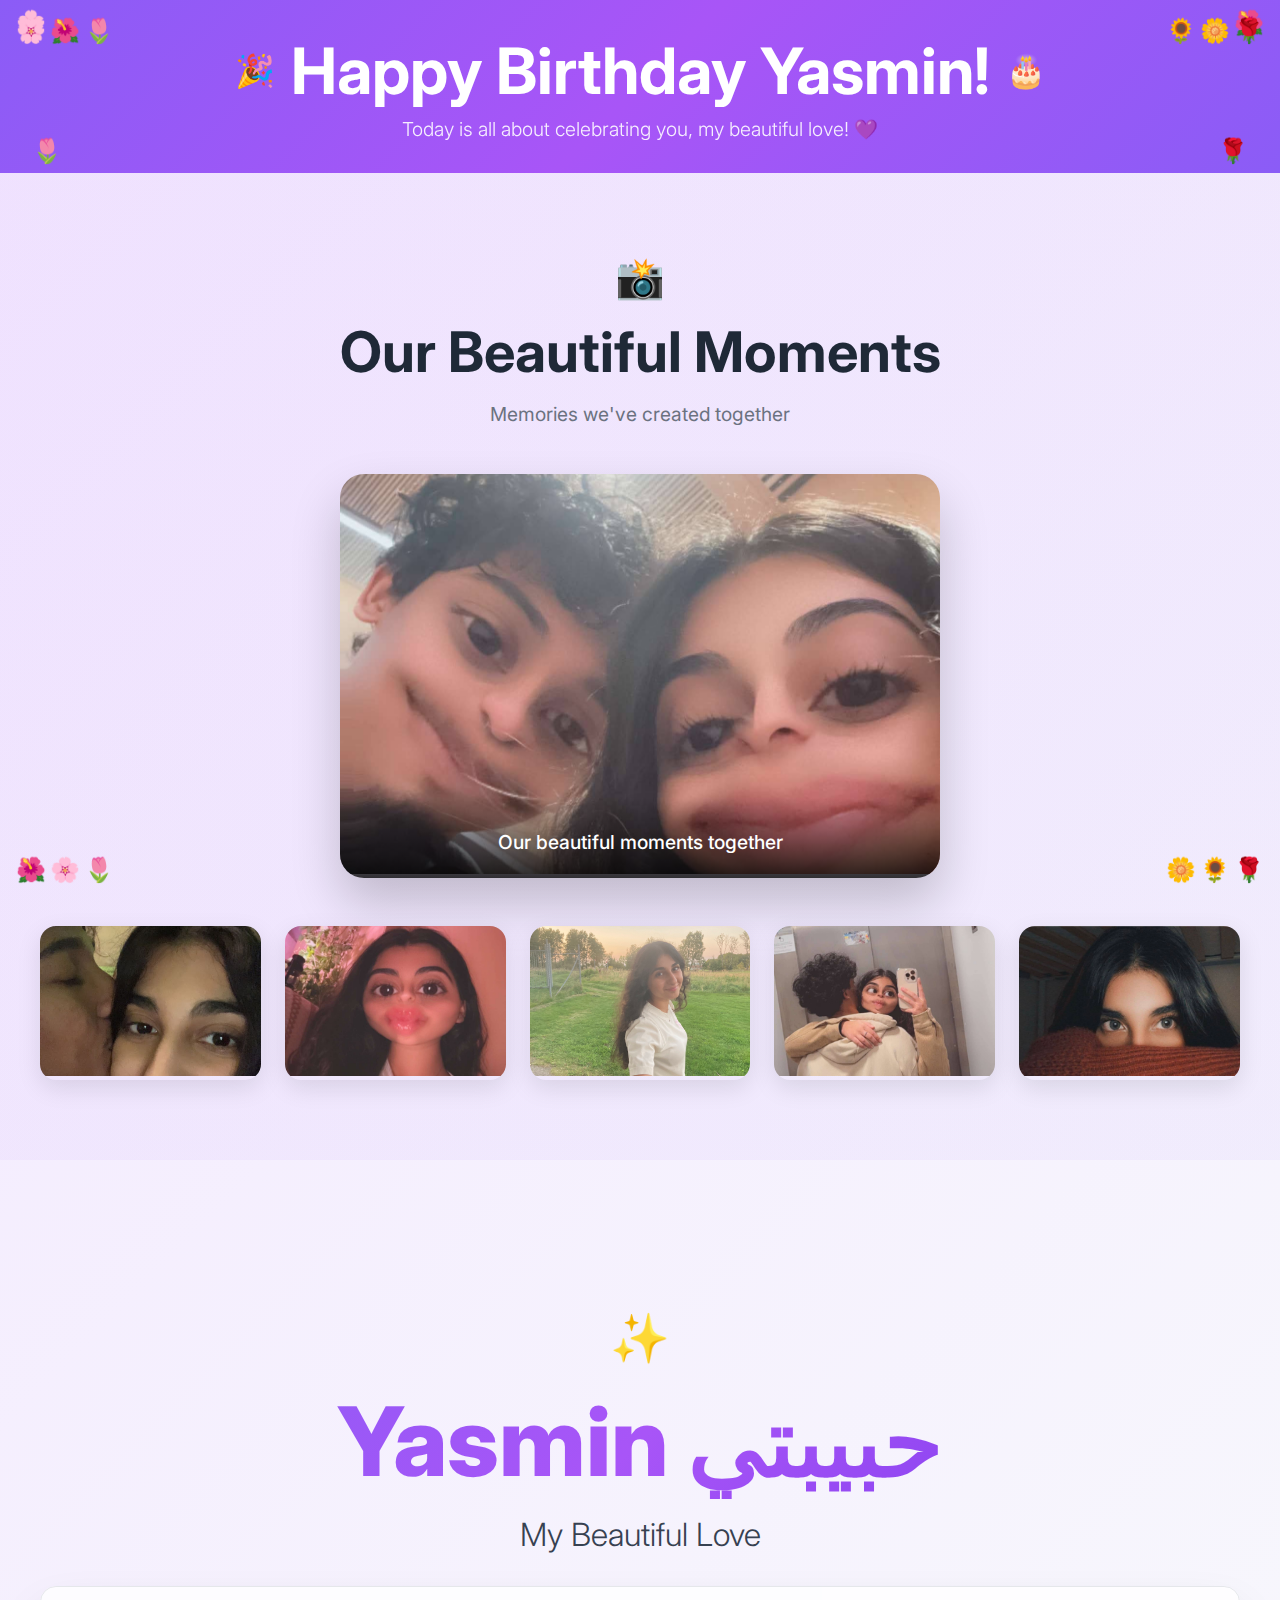
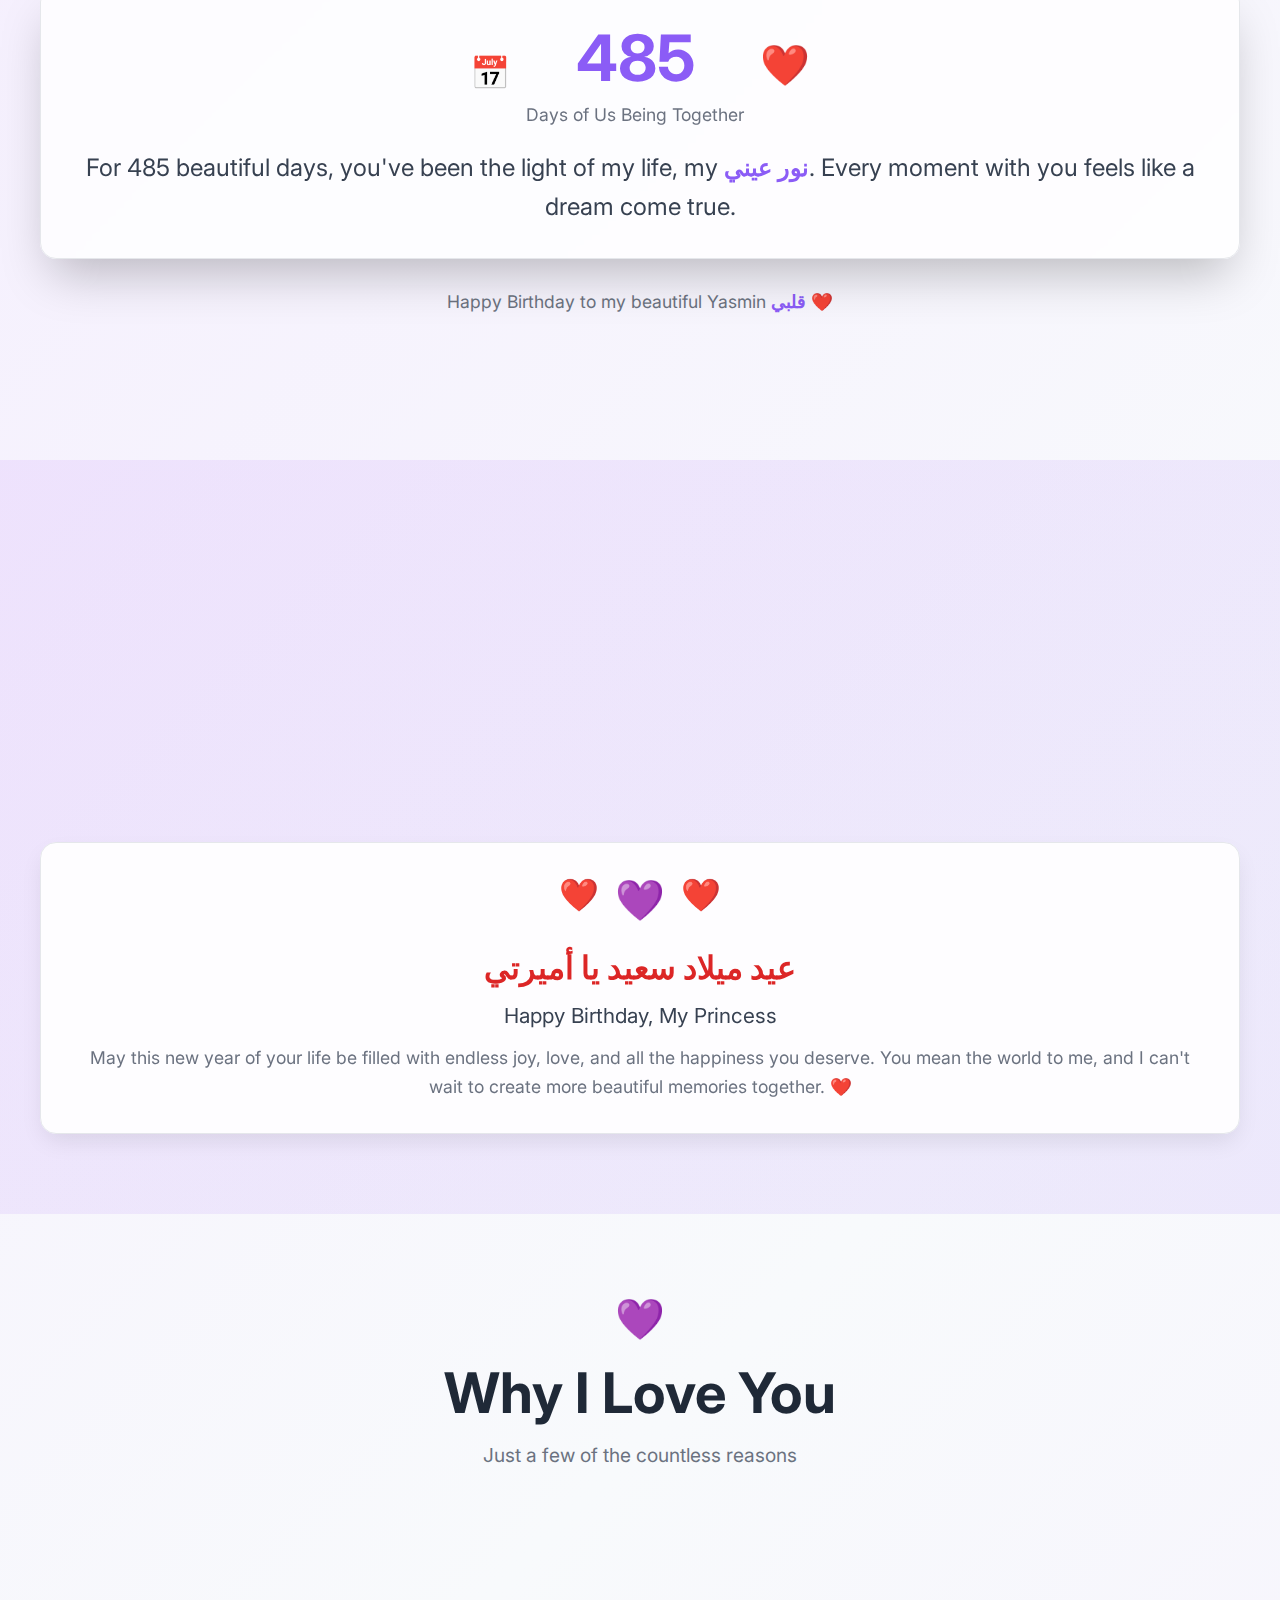
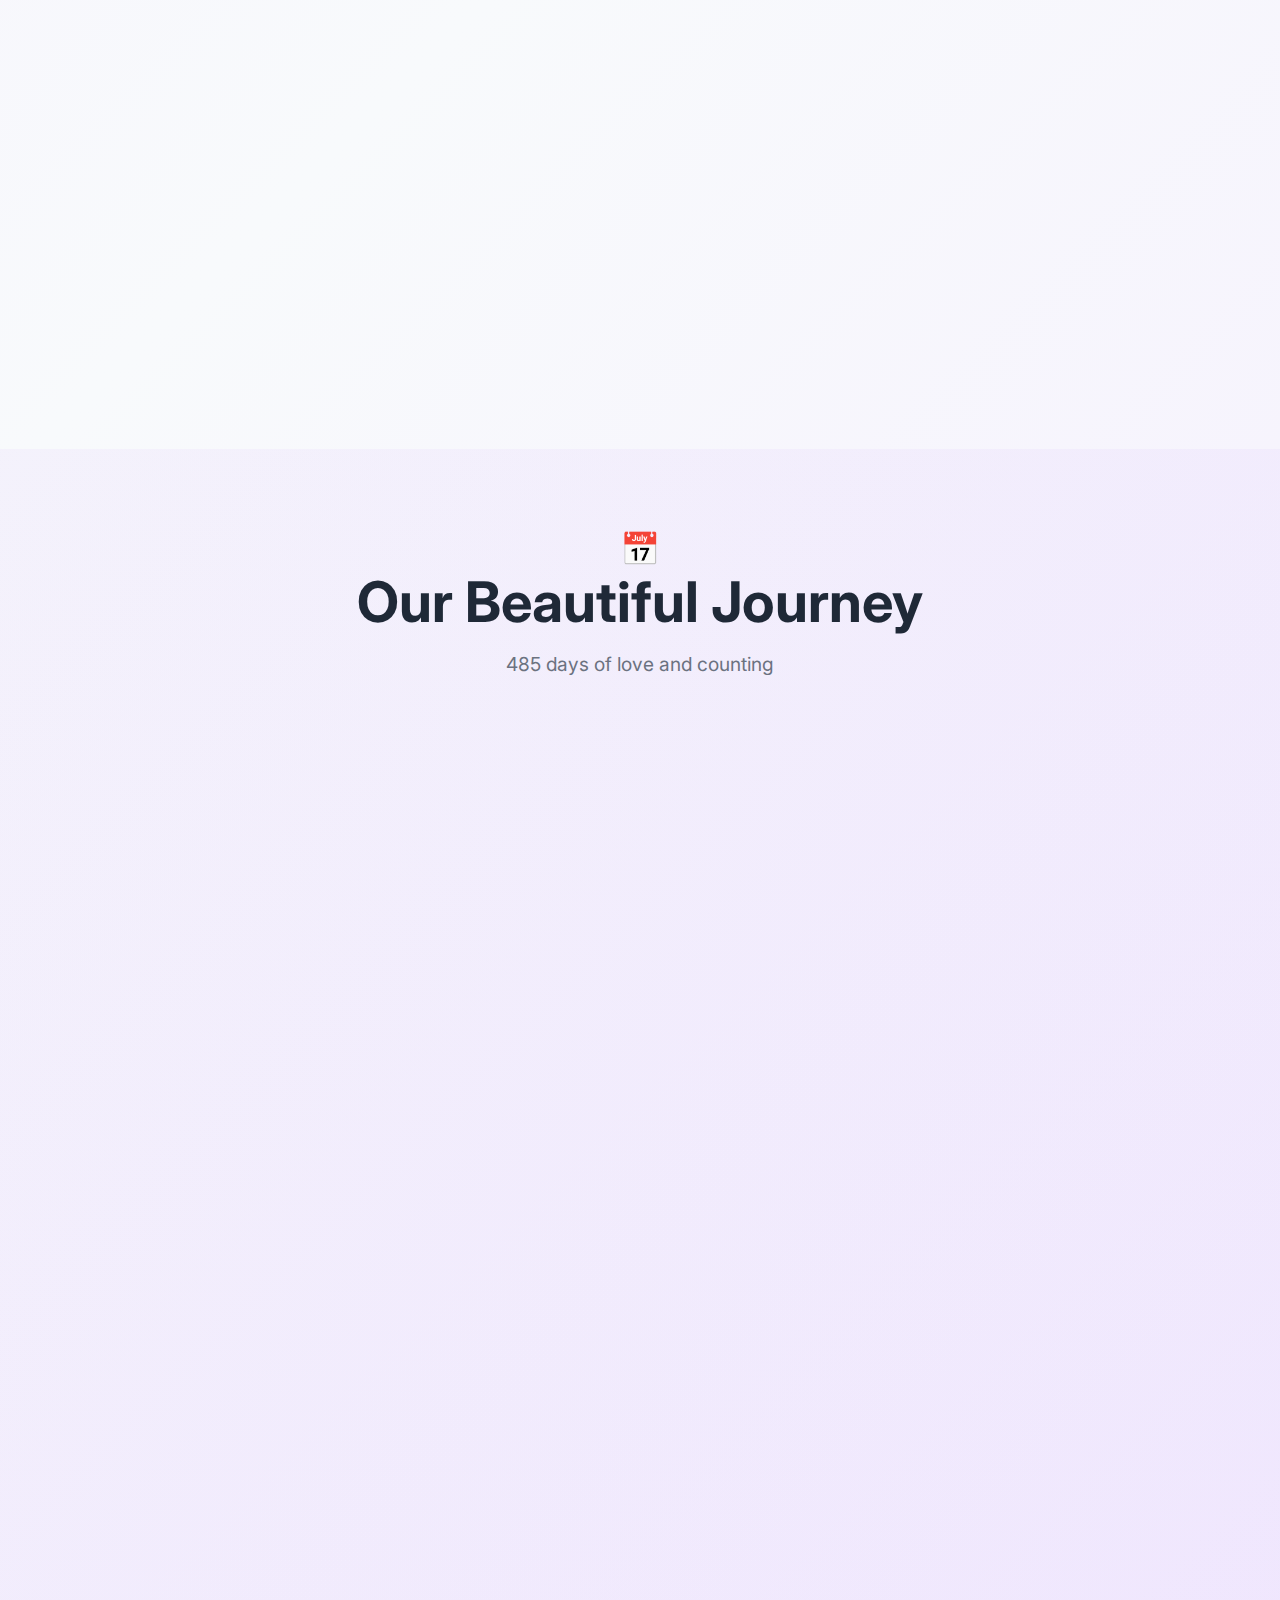
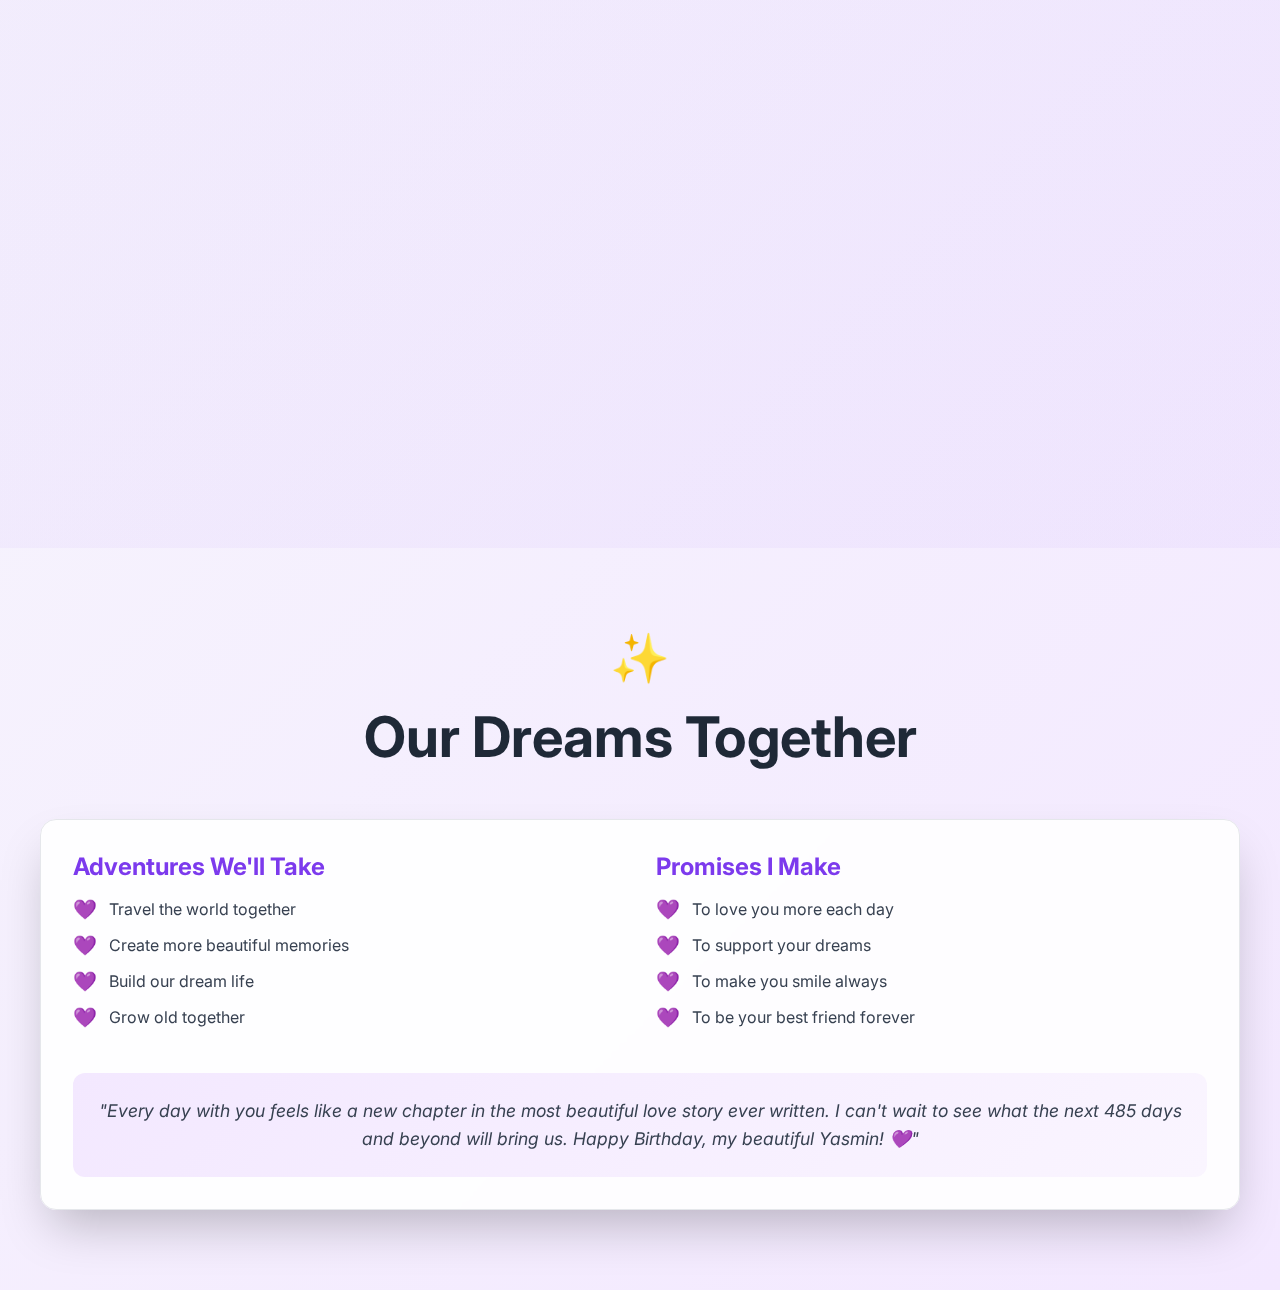
<file: index.html>
<!DOCTYPE html>
<html lang="en">
<head>
    <meta charset="UTF-8">
    <meta name="viewport" content="width=device-width, initial-scale=1.0">
    <title>Happy Birthday Yasmin! 💜</title>
    <link rel="stylesheet" href="styles.css">
    <link href="https://fonts.googleapis.com/css2?family=Inter:wght@300;400;500;600;700;800;900&display=swap" rel="stylesheet">
</head>
<body>
    <!-- Birthday Banner -->
    <section class="birthday-banner">
        <div class="banner-content">
            <div class="banner-title">
                <span class="emoji bounce">🎉</span>
                <h1 class="main-title pulse">Happy Birthday Yasmin!</h1>
                <span class="emoji bounce">🎂</span>
            </div>
            <p class="banner-subtitle">Today is all about celebrating you, my beautiful love! 💜</p>
        </div>
        <!-- Banner flowers -->
        <div class="banner-flower top-left pulse">🌸</div>
        <div class="banner-flower top-right bounce">🌺</div>
        <div class="banner-flower bottom-left pulse">🌷</div>
        <div class="banner-flower bottom-right bounce">🌹</div>
    </section>

    <!-- Photo Showcase Section -->
    <section class="photo-showcase">
        <div class="showcase-content">
            <div class="section-header">
                <div class="camera-icon">📸</div>
                <h2 class="section-title">Our Beautiful Moments</h2>
                <p class="section-subtitle">Memories we've created together</p>
            </div>
            
            <!-- Main photo display -->
            <div class="main-photo-container">
                <div class="featured-photo">
                    <img src="images/couple-selfie-1.jpg" alt="Our beautiful moments together" id="main-photo">
                    <div class="photo-overlay">
                        <p id="main-photo-caption">Our beautiful moments together</p>
                    </div>
                </div>
            </div>
            
            <!-- Photo grid -->
            <div class="photo-grid">
                <div class="photo-item">
                    <img src="images/couple-selfie-2.jpg" alt="Our beautiful moments">
                    <span class="photo-label">First selfie</span>
                </div>
                <div class="photo-item">
                    <img src="images/cute-pouty.jpg" alt="Your adorable smile">
                    <span class="photo-label">Your smile</span>
                </div>
                <div class="photo-item">
                    <img src="images/outdoor-portrait.jpg" alt="You looking stunning">
                    <span class="photo-label">Stunning you</span>
                </div>
                <div class="photo-item">
                    <img src="images/IMG_5272.JPG" alt="Precious memory">
                    <span class="photo-label">Sweet memory</span>
                </div>
                <div class="photo-item">
                    <img src="images/CF5CEF16-87B3-4C57-9C95-A2BC0F5FBA66_Original.JPG" alt="Beautiful essence">
                    <span class="photo-label">Beautiful you</span>
                </div>
            </div>
        </div>
    </section>

  

    <!-- Hero Section -->
    <section class="hero">
        <div class="hero-content">
            <div class="hero-header">
                <div class="sparkles pulse">✨</div>
                <h1 class="hero-title">Yasmin حبيبتي</h1>
                <p class="hero-subtitle">My Beautiful Love</p>
            </div>
            <div class="hero-card">
                <div class="days-counter">
                    <div class="calendar-icon">📅</div>
                    <div class="counter-content">
                        <div class="days-number">485</div>
                        <div class="days-text">Days of Us Being Together</div>
                    </div>
                    <div class="heart-icon">❤️</div>
                </div>
                <p class="hero-message">
                    For 485 beautiful days, you've been the light of my life, my                     
                    <span class="arabic-text">نور عيني</span>. Every moment with
                    you feels like a dream come true.
                </p>
            </div>
            <div class="hero-footer">
                Happy Birthday to my beautiful Yasmin <span class="arabic-text">قلبي</span> ❤️
            </div>
        </div>
    </section>

    <!-- Love Messages Section -->
    <section class="love-messages">
        <div class="messages-content">
            <div class="message-cards">
                <div class="message-card">
                    <div class="card-icon">❤️</div>
                    <h3 class="card-title">يا روحي</h3>
                    <p class="card-text">
                        You are my soul, my everything. Every day with you is a blessing that I cherish deeply.
                        Your smile lights up my world in ways I never thought possible.
                    </p>
                </div>
                <div class="message-card">
                    <div class="card-icon">✨</div>
                    <h3 class="card-title">حبيبة قلبي</h3>
                    <p class="card-text">
                        My heart's beloved, you make every ordinary moment feel magical. I'm so grateful for these 485 days
                        and excited for all the adventures ahead.
                    </p>
                </div>
            </div>
            <div class="birthday-card">
                <div class="birthday-hearts">
                    <span class="heart">❤️</span>
                    <span class="heart large">💜</span>
                    <span class="heart">❤️</span>
                </div>
                <h3 class="birthday-title">عيد ميلاد سعيد يا أميرتي</h3>
                <p class="birthday-subtitle">Happy Birthday, My Princess</p>
                <p class="birthday-text">
                    May this new year of your life be filled with endless joy, love, and all the happiness you deserve.
                    You mean the world to me, and I can't wait to create more beautiful memories together. ❤️
                </p>
            </div>
        </div>
    </section>

    <!-- Reasons I Love You Section -->
    <section class="reasons">
        <div class="reasons-content">
            <div class="section-header">
                <div class="heart-icon">💜</div>
                <h2 class="section-title">Why I Love You</h2>
                <p class="section-subtitle">Just a few of the countless reasons</p>
            </div>
            <div class="reasons-grid">
                <div class="reason-card">
                    <div class="reason-icon">💜</div>
                    <h3 class="reason-title">Your Beautiful Smile</h3>
                    <p class="reason-text">It lights up every room and makes my heart skip a beat every single time</p>
                </div>
                <div class="reason-card">
                    <div class="reason-icon">💜</div>
                    <h3 class="reason-title">Your Kind Heart</h3>
                    <p class="reason-text">The way you care for others and show compassion inspires me every day</p>
                </div>
                <div class="reason-card">
                    <div class="reason-icon">💜</div>
                    <h3 class="reason-title">Your Amazing Voice</h3>
                    <p class="reason-text">The first thing I fell in love with - it's like music to my ears</p>
                </div>
                <div class="reason-card">
                    <div class="reason-icon">💜</div>
                    <h3 class="reason-title">You Deal With My Moods</h3>
                    <p class="reason-text">You always handle me being moody with such patience and understanding</p>
                </div>
                <div class="reason-card">
                    <div class="reason-icon">💜</div>
                    <h3 class="reason-title">Your Strength</h3>
                    <p class="reason-text">You handle everything with such grace and determination</p>
                </div>
                <div class="reason-card">
                    <div class="reason-icon">💜</div>
                    <h3 class="reason-title">Your Love</h3>
                    <p class="reason-text">The way you love me makes me feel like the luckiest person alive</p>
                </div>
            </div>
        </div>
    </section>

    <!-- Timeline Section -->
    <section class="timeline">
        <div class="timeline-content">
            <div class="section-header">
                <div class="calendar-icon">📅</div>
                <h2 class="section-title">Our Beautiful Journey</h2>
                <p class="section-subtitle">485 days of love and counting</p>
            </div>
            <div class="timeline-items">
                <div class="timeline-item">
                    <div class="timeline-number">1</div>
                    <div class="timeline-content-item">
                        <div class="timeline-milestone">The Lecture</div>
                        <h3 class="timeline-title">Love at First Sound</h3>
                        <p class="timeline-desc">I heard your voice in a lecture and instantly fell in love</p>
                    </div>
                </div>
                <div class="timeline-item">
                    <div class="timeline-number">2</div>
                    <div class="timeline-content-item">
                        <div class="timeline-milestone">The Dinner</div>
                        <h3 class="timeline-title">Making It Happen</h3>
                        <p class="timeline-desc">I asked your friends to bring you for dinner - my master plan!</p>
                    </div>
                </div>
                <div class="timeline-item">
                    <div class="timeline-number">3</div>
                    <div class="timeline-content-item">
                        <div class="timeline-milestone">First Talk</div>
                        <h3 class="timeline-title">Getting to Know You</h3>
                        <p class="timeline-desc">We finally talked and I knew you were special</p>
                    </div>
                </div>
                <div class="timeline-item">
                    <div class="timeline-number">4</div>
                    <div class="timeline-content-item">
                        <div class="timeline-milestone">The Walk</div>
                        <h3 class="timeline-title">Taking a Chance</h3>
                        <p class="timeline-desc">I asked you for a walk, hoping you'd say yes</p>
                    </div>
                </div>
                <div class="timeline-item">
                    <div class="timeline-number">5</div>
                    <div class="timeline-content-item">
                        <div class="timeline-milestone">First Flowers</div>
                        <h3 class="timeline-title">A Romantic Gesture</h3>
                        <p class="timeline-desc">Got you flowers for the first time, seeing your smile was everything</p>
                    </div>
                </div>
                <div class="timeline-item">
                    <div class="timeline-number">6</div>
                    <div class="timeline-content-item">
                        <div class="timeline-milestone">Growing Closer</div>
                        <h3 class="timeline-title">The Rest Follows</h3>
                        <p class="timeline-desc">We got closer to each other and the magic began</p>
                    </div>
                </div>
                <div class="timeline-item">
                    <div class="timeline-number">7</div>
                    <div class="timeline-content-item">
                        <div class="timeline-milestone">485 Days Later</div>
                        <h3 class="timeline-title">Here We Are</h3>
                        <p class="timeline-desc">485 beautiful days of love, laughter, and endless memories</p>
                    </div>
                </div>
                <div class="timeline-item">
                    <div class="timeline-number">8</div>
                    <div class="timeline-content-item">
                        <div class="timeline-milestone">Forever</div>
                        <h3 class="timeline-title">Our Future</h3>
                        <p class="timeline-desc">All the beautiful moments yet to come, my dear Yasmin</p>
                    </div>
                </div>
            </div>
        </div>
    </section>

    <!-- Dreams Section -->
    <section class="dreams">
        <div class="dreams-content">
            <div class="section-header">
                <div class="sparkles">✨</div>
                <h2 class="section-title">Our Dreams Together</h2>
            </div>
            <div class="dreams-card">
                <div class="dreams-grid">
                    <div class="dreams-column">
                        <h3 class="dreams-title">Adventures We'll Take</h3>
                        <ul class="dreams-list">
                            <li><span class="list-heart">💜</span> Travel the world together</li>
                            <li><span class="list-heart">💜</span> Create more beautiful memories</li>
                            <li><span class="list-heart">💜</span> Build our dream life</li>
                            <li><span class="list-heart">💜</span> Grow old together</li>
                        </ul>
                    </div>
                    <div class="dreams-column">
                        <h3 class="dreams-title">Promises I Make</h3>
                        <ul class="dreams-list">
                            <li><span class="list-heart">💜</span> To love you more each day</li>
                            <li><span class="list-heart">💜</span> To support your dreams</li>
                            <li><span class="list-heart">💜</span> To make you smile always</li>
                            <li><span class="list-heart">💜</span> To be your best friend forever</li>
                        </ul>
                    </div>
                </div>
                <div class="final-message">
                    <p>
                        "Every day with you feels like a new chapter in the most beautiful love story ever written.
                        I can't wait to see what the next 485 days and beyond will bring us.
                        Happy Birthday, my beautiful Yasmin! 💜"
                    </p>
                </div>
            </div>
        </div>
    </section>

    <!-- Corner Flowers -->
    <div class="corner-flowers">
        <div class="corner-flower top-left">
            <span class="pulse">🌸</span>
            <span class="bounce">🌺</span>
            <span class="pulse">🌷</span>
        </div>
        <div class="corner-flower top-right">
            <span class="pulse">🌻</span>
            <span class="bounce">🌼</span>
            <span class="pulse">🌹</span>
        </div>
        <div class="corner-flower bottom-left">
            <span class="bounce">🌺</span>
            <span class="pulse">🌸</span>
            <span class="bounce">🌷</span>
        </div>
        <div class="corner-flower bottom-right">
            <span class="pulse">🌼</span>
            <span class="bounce">🌻</span>
            <span class="pulse">🌹</span>
        </div>
    </div>

    <script src="script.js"></script>
</body>
</html>
</file>
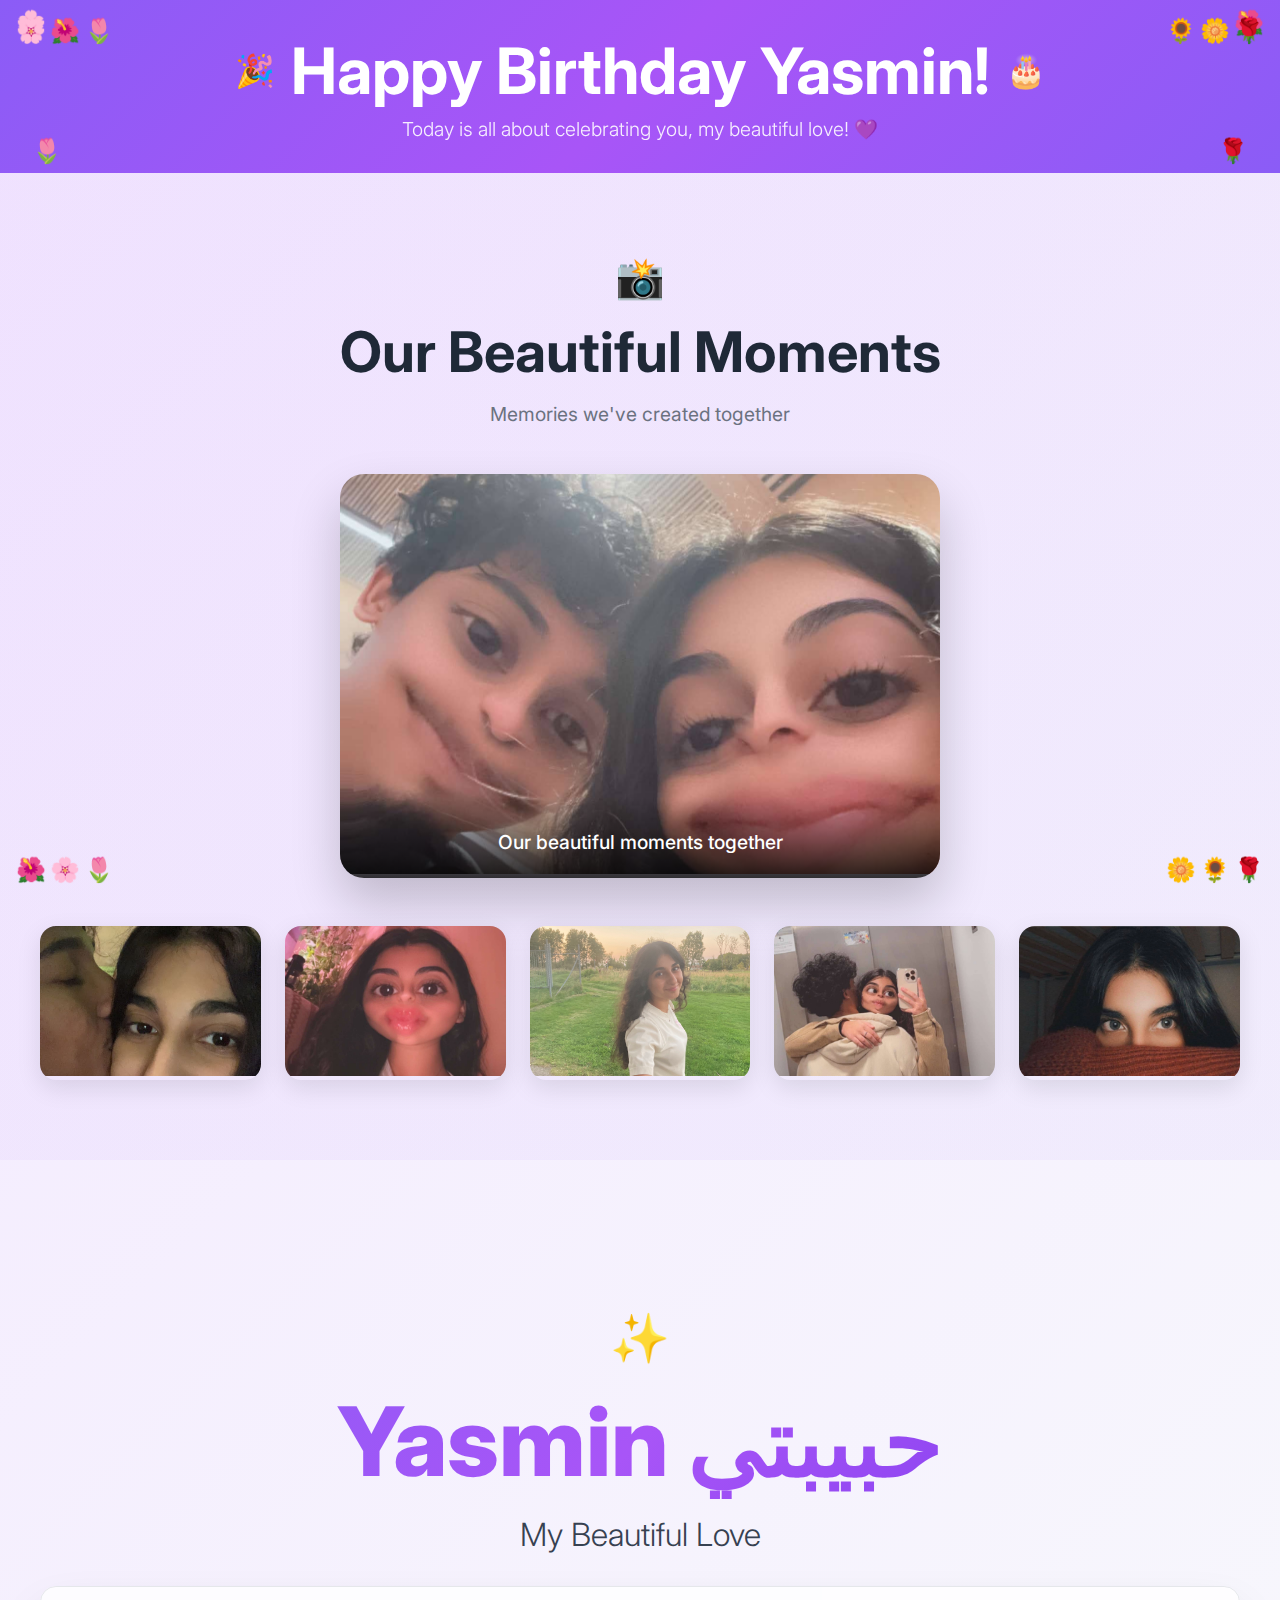
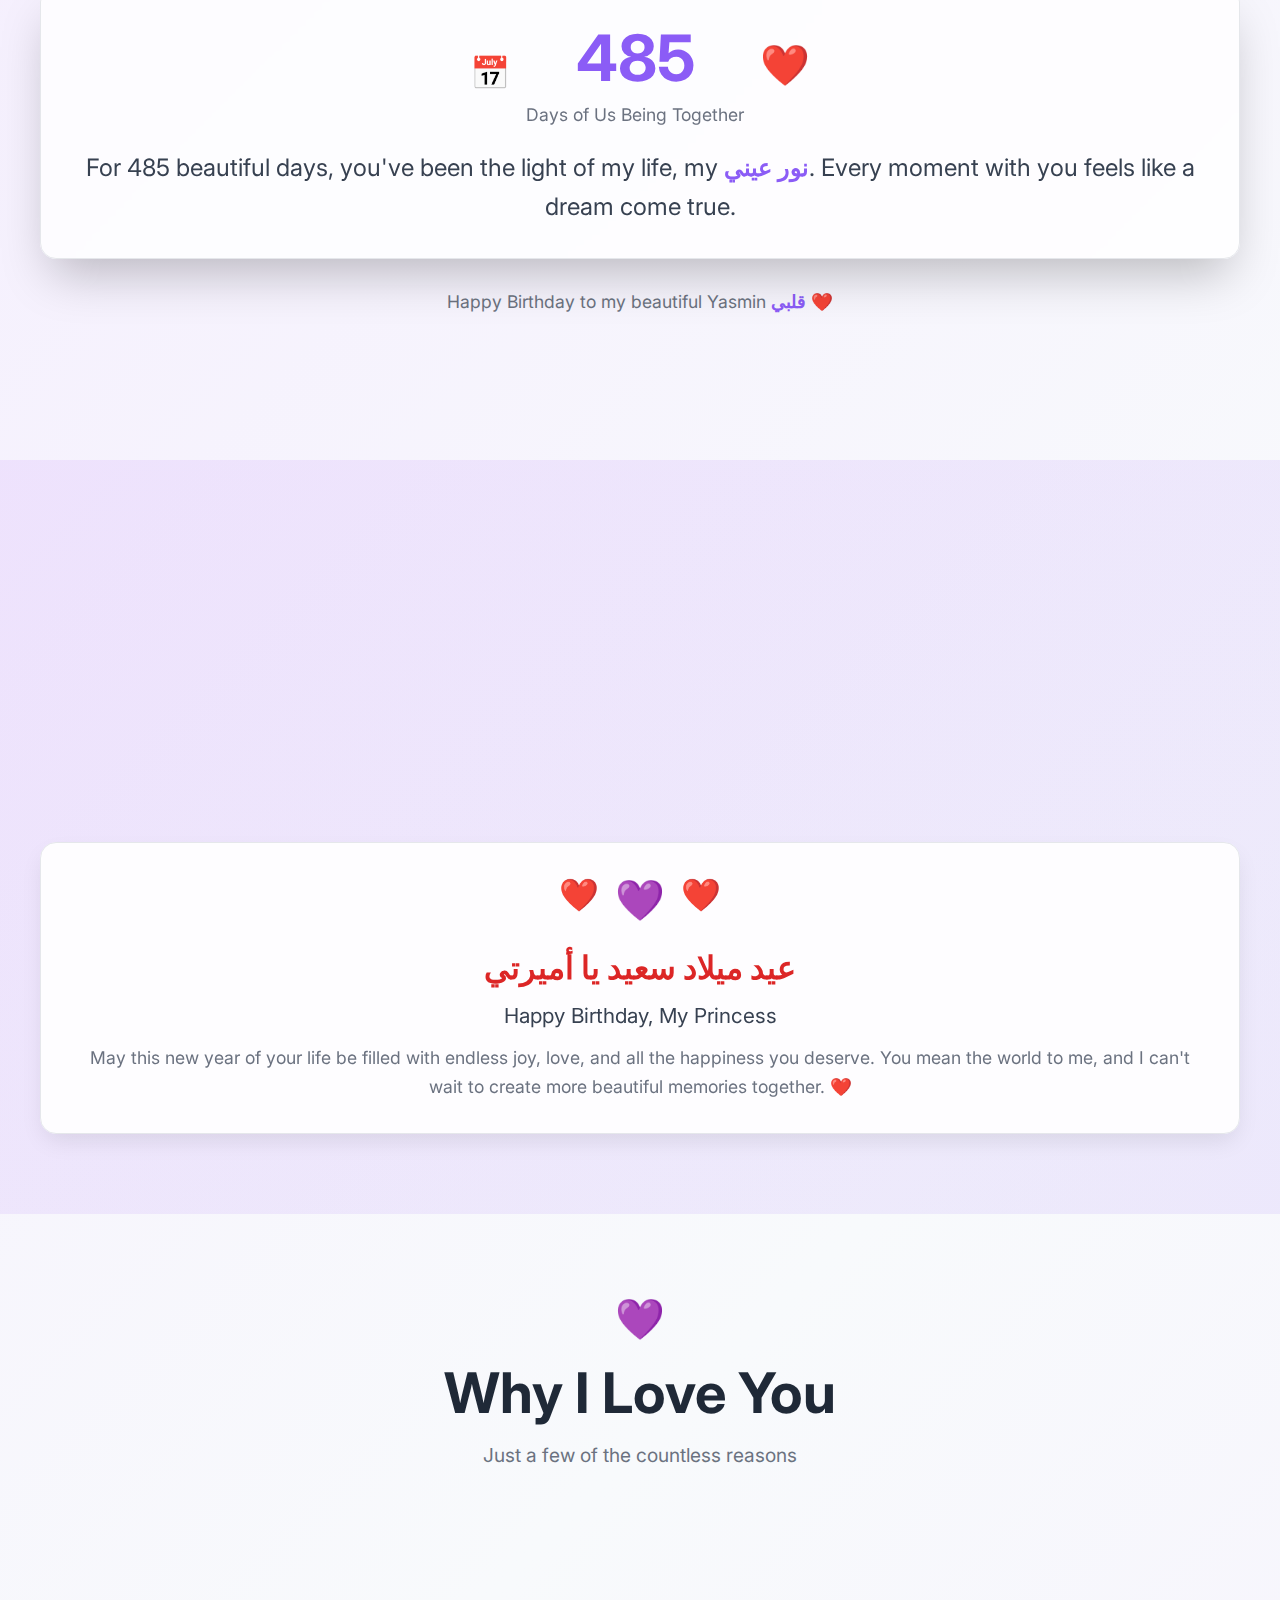
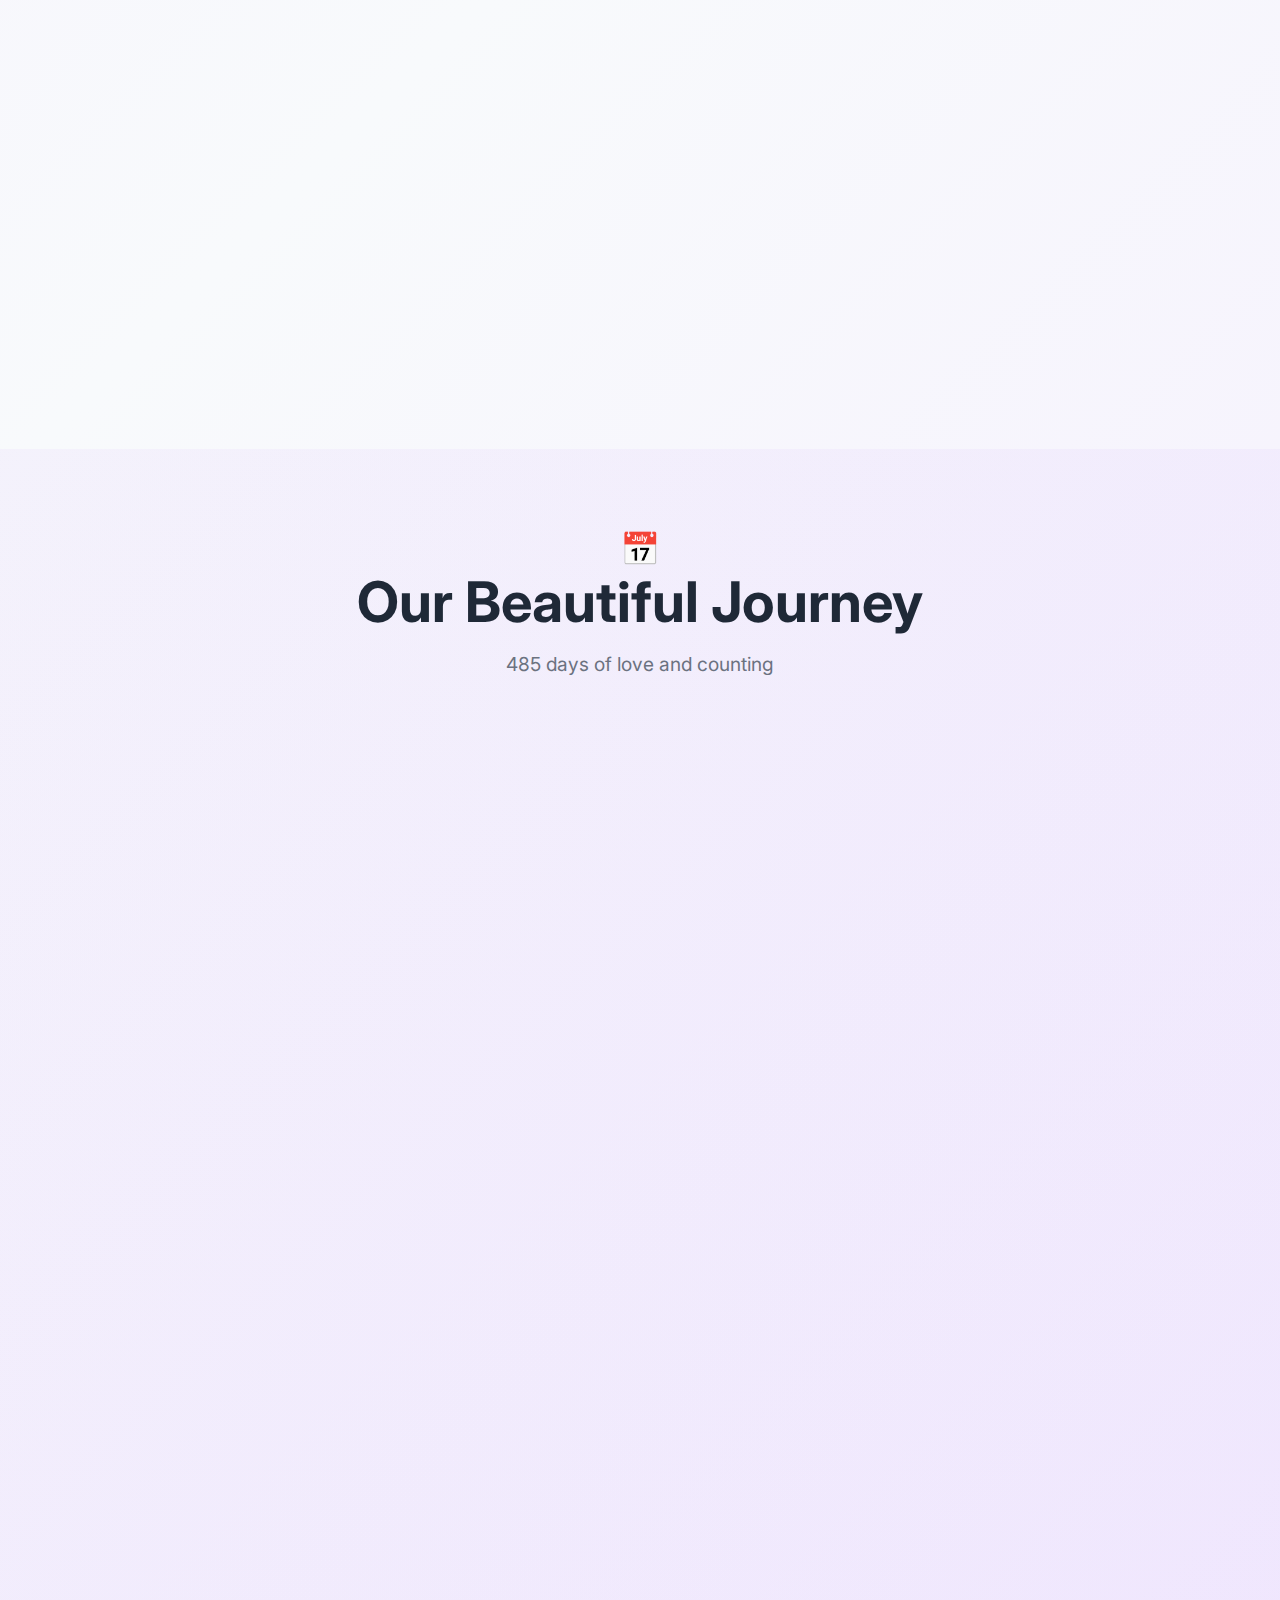
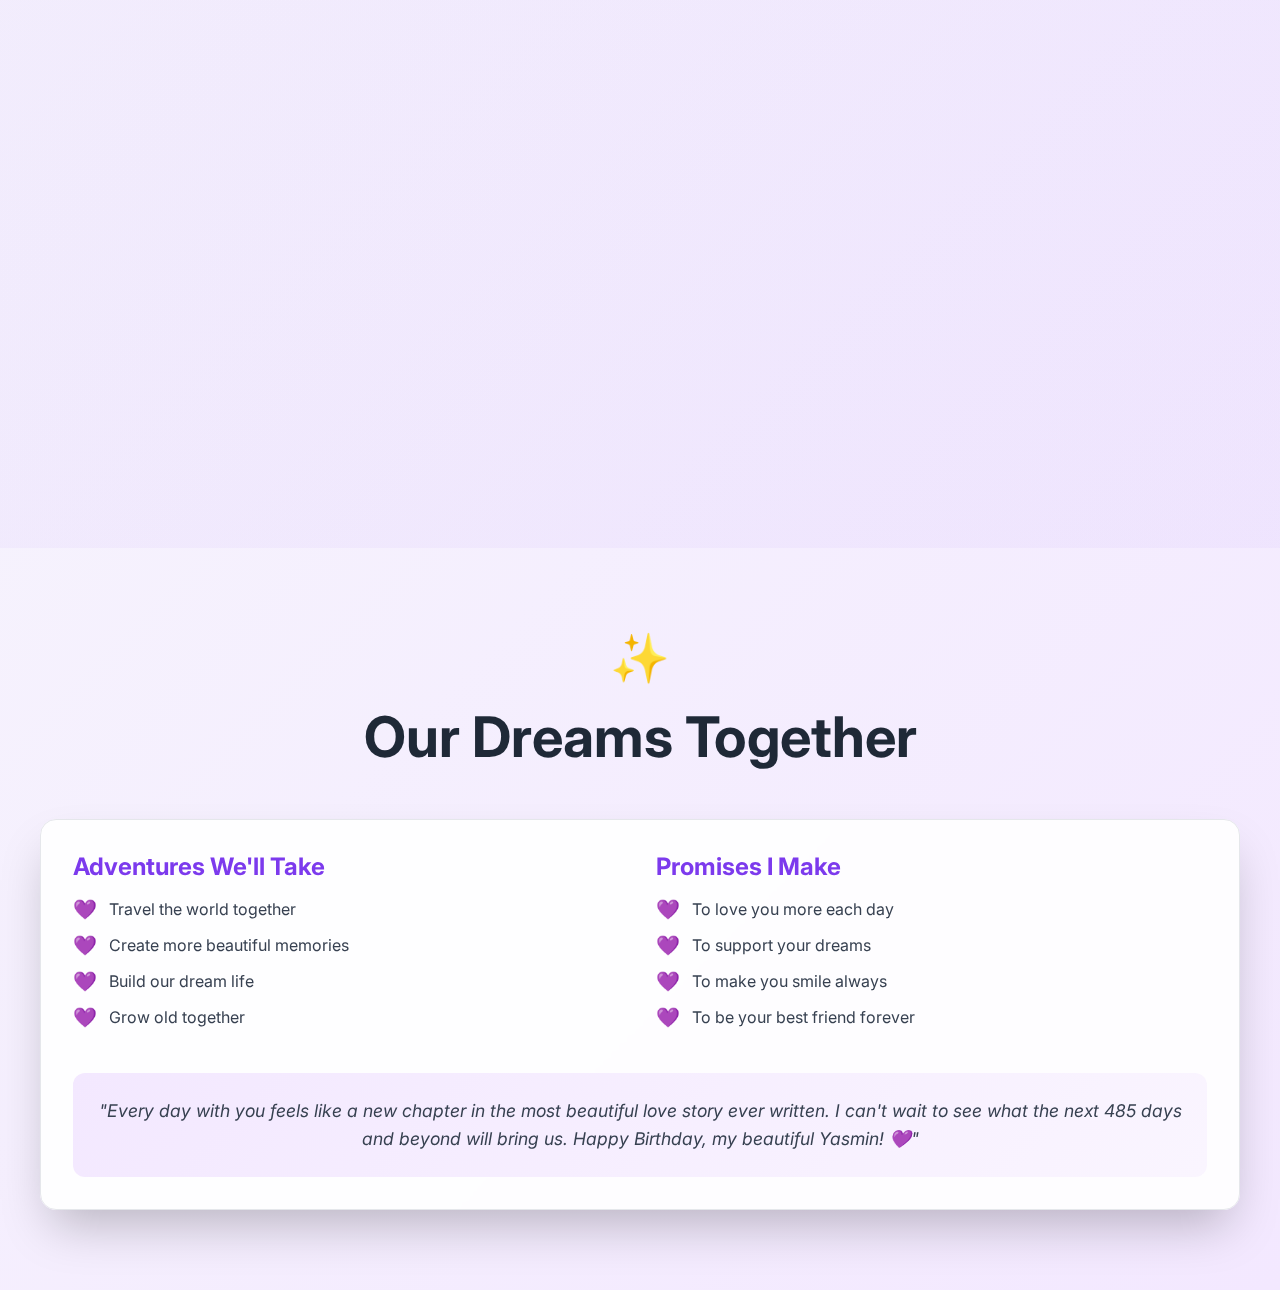
<file: main.html>
<!DOCTYPE html>
<html lang="en">
<head>
    <meta charset="UTF-8">
    <meta name="viewport" content="width=device-width, initial-scale=1.0">
    <title>Happy Birthday Yasmin! 💜</title>
    <link rel="stylesheet" href="styles.css">
    <link href="https://fonts.googleapis.com/css2?family=Inter:wght@300;400;500;600;700;800;900&display=swap" rel="stylesheet">
</head>
<body>
    <!-- Birthday Banner -->
    <section class="birthday-banner">
        <div class="banner-content">
            <div class="banner-title">
                <span class="emoji bounce">🎉</span>
                <h1 class="main-title pulse">Happy Birthday Yasmin!</h1>
                <span class="emoji bounce">🎂</span>
            </div>
            <p class="banner-subtitle">Today is all about celebrating you, my beautiful love! 💜</p>
        </div>
        <!-- Banner flowers -->
        <div class="banner-flower top-left pulse">🌸</div>
        <div class="banner-flower top-right bounce">🌺</div>
        <div class="banner-flower bottom-left pulse">🌷</div>
        <div class="banner-flower bottom-right bounce">🌹</div>
    </section>

    <!-- Photo Showcase Section -->
    <section class="photo-showcase">
        <div class="showcase-content">
            <div class="section-header">
                <div class="camera-icon">📸</div>
                <h2 class="section-title">Our Beautiful Moments</h2>
                <p class="section-subtitle">Memories we've created together</p>
            </div>
            
            <!-- Main photo display -->
            <div class="main-photo-container">
                <div class="featured-photo">
                    <img src="/images/couple-selfie-1.jpg" alt="Our beautiful moments together" id="main-photo">
                    <div class="photo-overlay">
                        <p id="main-photo-caption">Our beautiful moments together</p>
                    </div>
                </div>
            </div>
            
            <!-- Photo grid -->
            <div class="photo-grid">
                <div class="photo-item">
                    <img src="/images/couple-selfie-2.jpg" alt="Our beautiful moments">
                    <span class="photo-label">First selfie</span>
                </div>
                <div class="photo-item">
                    <img src="/images/cute-pouty.jpg" alt="Your adorable smile">
                    <span class="photo-label">Your smile</span>
                </div>
                <div class="photo-item">
                    <img src="/images/outdoor-portrait.jpg" alt="You looking stunning">
                    <span class="photo-label">Stunning you</span>
                </div>
                <div class="photo-item">
                    <img src="/images/IMG_5272.JPG" alt="Precious memory">
                    <span class="photo-label">Sweet memory</span>
                </div>
                <div class="photo-item">
                    <img src="/images/CF5CEF16-87B3-4C57-9C95-A2BC0F5FBA66_Original.JPG" alt="Beautiful essence">
                    <span class="photo-label">Beautiful you</span>
                </div>
            </div>
        </div>
    </section>

  

    <!-- Hero Section -->
    <section class="hero">
        <div class="hero-content">
            <div class="hero-header">
                <div class="sparkles pulse">✨</div>
                <h1 class="hero-title">Yasmin حبيبتي</h1>
                <p class="hero-subtitle">My Beautiful Love</p>
            </div>
            <div class="hero-card">
                <div class="days-counter">
                    <div class="calendar-icon">📅</div>
                    <div class="counter-content">
                        <div class="days-number">485</div>
                        <div class="days-text">Days of Us Being Together</div>
                    </div>
                    <div class="heart-icon">❤️</div>
                </div>
                <p class="hero-message">
                    For 485 beautiful days, you've been the light of my life, my                     
                    <span class="arabic-text">نور عيني</span>. Every moment with
                    you feels like a dream come true.
                </p>
            </div>
            <div class="hero-footer">
                Happy Birthday to my beautiful Yasmin <span class="arabic-text">قلبي</span> ❤️
            </div>
        </div>
    </section>

    <!-- Love Messages Section -->
    <section class="love-messages">
        <div class="messages-content">
            <div class="message-cards">
                <div class="message-card">
                    <div class="card-icon">❤️</div>
                    <h3 class="card-title">يا روحي</h3>
                    <p class="card-text">
                        You are my soul, my everything. Every day with you is a blessing that I cherish deeply.
                        Your smile lights up my world in ways I never thought possible.
                    </p>
                </div>
                <div class="message-card">
                    <div class="card-icon">✨</div>
                    <h3 class="card-title">حبيبة قلبي</h3>
                    <p class="card-text">
                        My heart's beloved, you make every ordinary moment feel magical. I'm so grateful for these 485 days
                        and excited for all the adventures ahead.
                    </p>
                </div>
            </div>
            <div class="birthday-card">
                <div class="birthday-hearts">
                    <span class="heart">❤️</span>
                    <span class="heart large">💜</span>
                    <span class="heart">❤️</span>
                </div>
                <h3 class="birthday-title">عيد ميلاد سعيد يا أميرتي</h3>
                <p class="birthday-subtitle">Happy Birthday, My Princess</p>
                <p class="birthday-text">
                    May this new year of your life be filled with endless joy, love, and all the happiness you deserve.
                    You mean the world to me, and I can't wait to create more beautiful memories together. ❤️
                </p>
            </div>
        </div>
    </section>

    <!-- Reasons I Love You Section -->
    <section class="reasons">
        <div class="reasons-content">
            <div class="section-header">
                <div class="heart-icon">💜</div>
                <h2 class="section-title">Why I Love You</h2>
                <p class="section-subtitle">Just a few of the countless reasons</p>
            </div>
            <div class="reasons-grid">
                <div class="reason-card">
                    <div class="reason-icon">💜</div>
                    <h3 class="reason-title">Your Beautiful Smile</h3>
                    <p class="reason-text">It lights up every room and makes my heart skip a beat every single time</p>
                </div>
                <div class="reason-card">
                    <div class="reason-icon">💜</div>
                    <h3 class="reason-title">Your Kind Heart</h3>
                    <p class="reason-text">The way you care for others and show compassion inspires me every day</p>
                </div>
                <div class="reason-card">
                    <div class="reason-icon">💜</div>
                    <h3 class="reason-title">Your Amazing Voice</h3>
                    <p class="reason-text">The first thing I fell in love with - it's like music to my ears</p>
                </div>
                <div class="reason-card">
                    <div class="reason-icon">💜</div>
                    <h3 class="reason-title">You Deal With My Moods</h3>
                    <p class="reason-text">You always handle me being moody with such patience and understanding</p>
                </div>
                <div class="reason-card">
                    <div class="reason-icon">💜</div>
                    <h3 class="reason-title">Your Strength</h3>
                    <p class="reason-text">You handle everything with such grace and determination</p>
                </div>
                <div class="reason-card">
                    <div class="reason-icon">💜</div>
                    <h3 class="reason-title">Your Love</h3>
                    <p class="reason-text">The way you love me makes me feel like the luckiest person alive</p>
                </div>
            </div>
        </div>
    </section>

    <!-- Timeline Section -->
    <section class="timeline">
        <div class="timeline-content">
            <div class="section-header">
                <div class="calendar-icon">📅</div>
                <h2 class="section-title">Our Beautiful Journey</h2>
                <p class="section-subtitle">485 days of love and counting</p>
            </div>
            <div class="timeline-items">
                <div class="timeline-item">
                    <div class="timeline-number">1</div>
                    <div class="timeline-content-item">
                        <div class="timeline-milestone">The Lecture</div>
                        <h3 class="timeline-title">Love at First Sound</h3>
                        <p class="timeline-desc">I heard your voice in a lecture and instantly fell in love</p>
                    </div>
                </div>
                <div class="timeline-item">
                    <div class="timeline-number">2</div>
                    <div class="timeline-content-item">
                        <div class="timeline-milestone">The Dinner</div>
                        <h3 class="timeline-title">Making It Happen</h3>
                        <p class="timeline-desc">I asked your friends to bring you for dinner - my master plan!</p>
                    </div>
                </div>
                <div class="timeline-item">
                    <div class="timeline-number">3</div>
                    <div class="timeline-content-item">
                        <div class="timeline-milestone">First Talk</div>
                        <h3 class="timeline-title">Getting to Know You</h3>
                        <p class="timeline-desc">We finally talked and I knew you were special</p>
                    </div>
                </div>
                <div class="timeline-item">
                    <div class="timeline-number">4</div>
                    <div class="timeline-content-item">
                        <div class="timeline-milestone">The Walk</div>
                        <h3 class="timeline-title">Taking a Chance</h3>
                        <p class="timeline-desc">I asked you for a walk, hoping you'd say yes</p>
                    </div>
                </div>
                <div class="timeline-item">
                    <div class="timeline-number">5</div>
                    <div class="timeline-content-item">
                        <div class="timeline-milestone">First Flowers</div>
                        <h3 class="timeline-title">A Romantic Gesture</h3>
                        <p class="timeline-desc">Got you flowers for the first time, seeing your smile was everything</p>
                    </div>
                </div>
                <div class="timeline-item">
                    <div class="timeline-number">6</div>
                    <div class="timeline-content-item">
                        <div class="timeline-milestone">Growing Closer</div>
                        <h3 class="timeline-title">The Rest Follows</h3>
                        <p class="timeline-desc">We got closer to each other and the magic began</p>
                    </div>
                </div>
                <div class="timeline-item">
                    <div class="timeline-number">7</div>
                    <div class="timeline-content-item">
                        <div class="timeline-milestone">485 Days Later</div>
                        <h3 class="timeline-title">Here We Are</h3>
                        <p class="timeline-desc">485 beautiful days of love, laughter, and endless memories</p>
                    </div>
                </div>
                <div class="timeline-item">
                    <div class="timeline-number">8</div>
                    <div class="timeline-content-item">
                        <div class="timeline-milestone">Forever</div>
                        <h3 class="timeline-title">Our Future</h3>
                        <p class="timeline-desc">All the beautiful moments yet to come, my dear Yasmin</p>
                    </div>
                </div>
            </div>
        </div>
    </section>

    <!-- Dreams Section -->
    <section class="dreams">
        <div class="dreams-content">
            <div class="section-header">
                <div class="sparkles">✨</div>
                <h2 class="section-title">Our Dreams Together</h2>
            </div>
            <div class="dreams-card">
                <div class="dreams-grid">
                    <div class="dreams-column">
                        <h3 class="dreams-title">Adventures We'll Take</h3>
                        <ul class="dreams-list">
                            <li><span class="list-heart">💜</span> Travel the world together</li>
                            <li><span class="list-heart">💜</span> Create more beautiful memories</li>
                            <li><span class="list-heart">💜</span> Build our dream life</li>
                            <li><span class="list-heart">💜</span> Grow old together</li>
                        </ul>
                    </div>
                    <div class="dreams-column">
                        <h3 class="dreams-title">Promises I Make</h3>
                        <ul class="dreams-list">
                            <li><span class="list-heart">💜</span> To love you more each day</li>
                            <li><span class="list-heart">💜</span> To support your dreams</li>
                            <li><span class="list-heart">💜</span> To make you smile always</li>
                            <li><span class="list-heart">💜</span> To be your best friend forever</li>
                        </ul>
                    </div>
                </div>
                <div class="final-message">
                    <p>
                        "Every day with you feels like a new chapter in the most beautiful love story ever written.
                        I can't wait to see what the next 485 days and beyond will bring us.
                        Happy Birthday, my beautiful Yasmin! 💜"
                    </p>
                </div>
            </div>
        </div>
    </section>

    <!-- Corner Flowers -->
    <div class="corner-flowers">
        <div class="corner-flower top-left">
            <span class="pulse">🌸</span>
            <span class="bounce">🌺</span>
            <span class="pulse">🌷</span>
        </div>
        <div class="corner-flower top-right">
            <span class="pulse">🌻</span>
            <span class="bounce">🌼</span>
            <span class="pulse">🌹</span>
        </div>
        <div class="corner-flower bottom-left">
            <span class="bounce">🌺</span>
            <span class="pulse">🌸</span>
            <span class="bounce">🌷</span>
        </div>
        <div class="corner-flower bottom-right">
            <span class="pulse">🌼</span>
            <span class="bounce">🌻</span>
            <span class="pulse">🌹</span>
        </div>
    </div>

    <script src="script.js"></script>
</body>
</html>
</file>
<file: styles.css>
* {
  margin: 0;
  padding: 0;
  box-sizing: border-box;
}

body {
  font-family: "Inter", sans-serif;
  background: linear-gradient(135deg, #f3e8ff, #f8fafc, #f3e8ff);
  min-height: 100vh;
  overflow-x: hidden;
}

/* Animations */
@keyframes pulse {
  0%,
  100% {
    transform: scale(1);
  }
  50% {
    transform: scale(1.05);
  }
}

@keyframes bounce {
  0%,
  100% {
    transform: translateY(0);
  }
  50% {
    transform: translateY(-10px);
  }
}

@keyframes float-up {
  0% {
    transform: translateY(0) rotate(0deg);
    opacity: 1;
  }
  100% {
    transform: translateY(-100vh) rotate(360deg);
    opacity: 0;
  }
}

@keyframes float {
  0%,
  100% {
    transform: translateY(0px) rotate(0deg);
  }
  50% {
    transform: translateY(-10px) rotate(2deg);
  }
}

@keyframes fadeInUp {
  from {
    opacity: 0;
    transform: translateY(30px);
  }
  to {
    opacity: 1;
    transform: translateY(0);
  }
}

@keyframes gentleFloat {
  0%,
  100% {
    transform: translateY(0px);
  }
  50% {
    transform: translateY(-5px);
  }
}

.pulse {
  animation: pulse 2s infinite;
}

.bounce {
  animation: bounce 2s infinite;
}

/* Birthday Banner */
.birthday-banner {
  background: linear-gradient(135deg, #8b5cf6, #a855f7, #8b5cf6);
  color: white;
  padding: 2rem 1rem;
  position: relative;
  text-align: center;
}

.banner-content {
  max-width: 1200px;
  margin: 0 auto;
}

.banner-title {
  display: flex;
  align-items: center;
  justify-content: center;
  gap: 1rem;
  margin-bottom: 0.5rem;
}

.main-title {
  font-size: clamp(2rem, 6vw, 4rem);
  font-weight: 700;
}

.emoji {
  font-size: 2rem;
}

.banner-subtitle {
  font-size: 1.2rem;
  font-weight: 300;
  opacity: 0.9;
}

.banner-flower {
  position: absolute;
  font-size: 1.5rem;
}

.banner-flower.top-left {
  top: 0.5rem;
  left: 1rem;
}

.banner-flower.top-right {
  top: 0.5rem;
  right: 1rem;
}

.banner-flower.bottom-left {
  bottom: 0.5rem;
  left: 2rem;
}

.banner-flower.bottom-right {
  bottom: 0.5rem;
  right: 2rem;
}

/* Floating Hearts */
#hearts-container {
  position: fixed;
  top: 0;
  left: 0;
  width: 100%;
  height: 100%;
  pointer-events: none;
  z-index: 10;
}

.floating-heart {
  position: absolute;
  font-size: 1.5rem;
  color: #a855f7;
  animation: float-up 3s ease-out forwards;
}

/* Photo Showcase Section */
.photo-showcase {
  padding: 5rem 1rem;
  background: linear-gradient(135deg, rgba(168, 85, 247, 0.05), rgba(139, 92, 246, 0.05));
  position: relative;
}

.showcase-content {
  max-width: 1200px;
  margin: 0 auto;
}

.main-photo-container {
  margin: 3rem 0;
  display: flex;
  justify-content: center;
}

.featured-photo {
  position: relative;
  border-radius: 1.5rem;
  overflow: hidden;
  box-shadow: 0 25px 50px rgba(0, 0, 0, 0.2);
  transition: all 0.3s ease;
  max-width: 600px;
  width: 100%;
}

.featured-photo:hover {
  transform: scale(1.02);
  box-shadow: 0 35px 70px rgba(0, 0, 0, 0.3);
}

.featured-photo img {
  width: 100%;
  height: 400px;
  object-fit: cover;
}

.photo-overlay {
  position: absolute;
  bottom: 0;
  left: 0;
  right: 0;
  background: linear-gradient(transparent, rgba(0, 0, 0, 0.8));
  color: white;
  padding: 2rem 1.5rem 1.5rem;
  text-align: center;
}

.photo-overlay p {
  font-size: 1.2rem;
  font-weight: 500;
  margin: 0;
}

.photo-grid {
  display: grid;
  grid-template-columns: repeat(auto-fit, minmax(150px, 1fr));
  gap: 1.5rem;
  margin-top: 2rem;
}

.photo-item {
  position: relative;
  border-radius: 1rem;
  overflow: hidden;
  cursor: pointer;
  transition: all 0.3s ease;
  box-shadow: 0 8px 25px rgba(0, 0, 0, 0.1);
}

.photo-item:hover {
  transform: scale(1.05) rotate(2deg);
  box-shadow: 0 15px 35px rgba(139, 92, 246, 0.3);
}

.photo-item.active {
  border: 3px solid #8b5cf6;
  box-shadow: 0 15px 35px rgba(139, 92, 246, 0.4);
}

.photo-item img {
  width: 100%;
  height: 150px;
  object-fit: cover;
  transition: all 0.3s ease;
}

.photo-item:hover img {
  transform: scale(1.1);
}

.photo-label {
  position: absolute;
  bottom: 0;
  left: 0;
  right: 0;
  background: rgba(139, 92, 246, 0.9);
  color: white;
  padding: 0.5rem;
  font-size: 0.85rem;
  font-weight: 500;
  text-align: center;
  transform: translateY(100%);
  transition: transform 0.3s ease;
}

.photo-item:hover .photo-label {
  transform: translateY(0);
}

/* Floating Photos */
.floating-photos {
  position: fixed;
  top: 0;
  left: 0;
  width: 100%;
  height: 100%;
  pointer-events: none;
  z-index: 3;
}

.floating-photo {
  position: absolute;
  width: 120px;
  height: 120px;
  border-radius: 50%;
  overflow: hidden;
  border: 4px solid rgba(255, 255, 255, 0.8);
  box-shadow: 0 15px 35px rgba(139, 92, 246, 0.3);
  animation: gentleFloat 6s ease-in-out infinite;
  cursor: pointer;
  pointer-events: auto;
  transition: all 0.3s ease;
}

.floating-photo:hover {
  transform: scale(1.1);
  border-color: #8b5cf6;
  box-shadow: 0 20px 45px rgba(139, 92, 246, 0.5);
  z-index: 15;
}

.floating-photo img {
  width: 100%;
  height: 100%;
  object-fit: cover;
}

.float-caption {
  position: absolute;
  bottom: -10px;
  right: -10px;
  background: rgba(255, 255, 255, 0.9);
  border-radius: 50%;
  width: 35px;
  height: 35px;
  display: flex;
  align-items: center;
  justify-content: center;
  font-size: 1.2rem;
  box-shadow: 0 4px 15px rgba(0, 0, 0, 0.2);
}

/* Floating photo positions */
.photo-float-1 {
  top: 20%;
  left: 8%;
  animation-delay: 0s;
}

.photo-float-2 {
  top: 60%;
  right: 10%;
  animation-delay: 2s;
}

.photo-float-3 {
  top: 35%;
  right: 5%;
  animation-delay: 4s;
}

.photo-float-4 {
  top: 75%;
  left: 15%;
  animation-delay: 1s;
}

/* Hero Section */
.hero {
  min-height: 100vh;
  display: flex;
  align-items: center;
  justify-content: center;
  padding: 2rem 1rem;
  position: relative;
}

.hero-content {
  max-width: 1200px;
  text-align: center;
  position: relative;
}

.hero-header {
  margin-bottom: 2rem;
}

.sparkles {
  font-size: 3rem;
  margin-bottom: 1rem;
}

.hero-title {
  font-size: clamp(3rem, 8vw, 6rem);
  font-weight: 800;
  background: linear-gradient(135deg, #8b5cf6, #a855f7, #7c3aed);
  -webkit-background-clip: text;
  -webkit-text-fill-color: transparent;
  background-clip: text;
  margin-bottom: 1rem;
}

.hero-subtitle {
  font-size: clamp(1.5rem, 4vw, 2rem);
  color: #374151;
  font-weight: 300;
}

.hero-card {
  background: rgba(255, 255, 255, 0.8);
  backdrop-filter: blur(10px);
  border: 1px solid #e5e7eb;
  border-radius: 1rem;
  padding: 2rem;
  margin: 2rem 0;
  box-shadow: 0 25px 50px -12px rgba(0, 0, 0, 0.25);
  position: relative;
  z-index: 2;
}

.days-counter {
  display: flex;
  align-items: center;
  justify-content: center;
  gap: 1rem;
  margin-bottom: 1.5rem;
}

.calendar-icon,
.heart-icon {
  font-size: 2rem;
}

.counter-content {
  text-align: center;
}

.days-number {
  font-size: clamp(3rem, 6vw, 4rem);
  font-weight: 700;
  color: #8b5cf6;
  margin-bottom: 0.5rem;
}

.days-text {
  font-size: 1.1rem;
  color: #6b7280;
}

.hero-message {
  font-size: clamp(1.2rem, 3vw, 1.5rem);
  color: #374151;
  line-height: 1.6;
}

.arabic-text {
  color: #8b5cf6;
  font-weight: 600;
}

.hero-footer {
  font-size: 1.1rem;
  color: #6b7280;
}

/* Love Messages Section */
.love-messages {
  padding: 5rem 1rem;
  background: linear-gradient(135deg, rgba(168, 85, 247, 0.1), rgba(139, 92, 246, 0.1));
  position: relative;
}

.messages-content {
  max-width: 1200px;
  margin: 0 auto;
  position: relative;
}

.message-cards {
  display: grid;
  grid-template-columns: repeat(auto-fit, minmax(300px, 1fr));
  gap: 2rem;
  margin-bottom: 2rem;
  position: relative;
  z-index: 2;
}

.message-card {
  background: rgba(255, 255, 255, 0.9);
  backdrop-filter: blur(10px);
  border: 1px solid #e5e7eb;
  border-radius: 1rem;
  padding: 2rem;
  text-align: center;
  box-shadow: 0 10px 25px -5px rgba(0, 0, 0, 0.1);
}

.card-icon {
  font-size: 3rem;
  margin-bottom: 1rem;
}

.card-title {
  font-size: 1.5rem;
  font-weight: 700;
  color: #8b5cf6;
  margin-bottom: 1rem;
}

.card-text {
  font-size: 1.1rem;
  color: #374151;
  line-height: 1.6;
}

.birthday-card {
  background: rgba(255, 255, 255, 0.9);
  backdrop-filter: blur(10px);
  border: 1px solid #e5e7eb;
  border-radius: 1rem;
  padding: 2rem;
  text-align: center;
  box-shadow: 0 10px 25px -5px rgba(0, 0, 0, 0.1);
  position: relative;
  z-index: 2;
}

.birthday-hearts {
  display: flex;
  justify-content: center;
  gap: 1rem;
  margin-bottom: 1.5rem;
}

.heart {
  font-size: 2rem;
}

.heart.large {
  font-size: 2.5rem;
}

.birthday-title {
  font-size: 2rem;
  font-weight: 700;
  color: #dc2626;
  margin-bottom: 1rem;
}

.birthday-subtitle {
  font-size: 1.3rem;
  color: #374151;
  margin-bottom: 1rem;
}

.birthday-text {
  font-size: 1.1rem;
  color: #6b7280;
  line-height: 1.6;
}

/* Reasons Section */
.reasons {
  padding: 5rem 1rem;
  position: relative;
}

.reasons-content {
  max-width: 1400px;
  margin: 0 auto;
  position: relative;
}

.section-header {
  text-align: center;
  margin-bottom: 3rem;
}

.camera-icon {
  font-size: 2.5rem;
  margin-bottom: 1rem;
}

.section-title {
  font-size: clamp(2.5rem, 5vw, 3.5rem);
  font-weight: 700;
  color: #1f2937;
  margin-bottom: 1rem;
}

.section-subtitle {
  font-size: 1.2rem;
  color: #6b7280;
}

.heart-icon {
  font-size: 2.5rem;
  margin-bottom: 1rem;
}

.reasons-grid {
  display: grid;
  grid-template-columns: repeat(auto-fit, minmax(300px, 1fr));
  gap: 1.5rem;
  position: relative;
  z-index: 2;
}

.reason-card {
  background: rgba(255, 255, 255, 0.9);
  backdrop-filter: blur(10px);
  border: 1px solid #e5e7eb;
  border-radius: 1rem;
  padding: 1.5rem;
  text-align: center;
  transition: all 0.3s ease;
  box-shadow: 0 4px 15px -3px rgba(0, 0, 0, 0.1);
}

.reason-card:hover {
  transform: scale(1.05);
  box-shadow: 0 10px 25px -5px rgba(0, 0, 0, 0.25);
}

.reason-icon {
  width: 4rem;
  height: 4rem;
  background: linear-gradient(135deg, #a855f7, #8b5cf6);
  border-radius: 50%;
  display: flex;
  align-items: center;
  justify-content: center;
  margin: 0 auto 1rem;
  font-size: 2rem;
}

.reason-title {
  font-size: 1.3rem;
  font-weight: 700;
  color: #7c3aed;
  margin-bottom: 0.75rem;
}

.reason-text {
  color: #6b7280;
  line-height: 1.5;
}

/* Timeline Section */
.timeline {
  padding: 5rem 1rem;
  background: linear-gradient(135deg, rgba(168, 85, 247, 0.05), rgba(139, 92, 246, 0.05));
}

.timeline-content {
  max-width: 1200px;
  margin: 0 auto;
}

.timeline-items {
  display: flex;
  flex-direction: column;
  gap: 2rem;
}

.timeline-item {
  background: rgba(255, 255, 255, 0.9);
  backdrop-filter: blur(10px);
  border: 1px solid #e5e7eb;
  border-radius: 1rem;
  padding: 1.5rem;
  display: flex;
  align-items: center;
  gap: 1.5rem;
  box-shadow: 0 4px 15px -3px rgba(0, 0, 0, 0.1);
}

.timeline-number {
  width: 4rem;
  height: 4rem;
  background: linear-gradient(135deg, #8b5cf6, #a855f7);
  border-radius: 50%;
  display: flex;
  align-items: center;
  justify-content: center;
  color: white;
  font-weight: 700;
  font-size: 0.9rem;
  flex-shrink: 0;
}

.timeline-content-item {
  flex-grow: 1;
}

.timeline-milestone {
  display: inline-block;
  background: #f3e8ff;
  color: #8b5cf6;
  padding: 0.25rem 0.75rem;
  border-radius: 1rem;
  font-size: 0.9rem;
  font-weight: 600;
  margin-bottom: 0.5rem;
}

.timeline-title {
  font-size: 1.3rem;
  font-weight: 700;
  color: #1f2937;
  margin-bottom: 0.5rem;
}

.timeline-desc {
  color: #6b7280;
  line-height: 1.5;
}

/* Dreams Section */
.dreams {
  padding: 5rem 1rem;
}

.dreams-content {
  max-width: 1200px;
  margin: 0 auto;
  text-align: center;
}

.dreams-card {
  background: rgba(255, 255, 255, 0.9);
  backdrop-filter: blur(10px);
  border: 1px solid #e5e7eb;
  border-radius: 1rem;
  padding: 2rem;
  box-shadow: 0 25px 50px -12px rgba(0, 0, 0, 0.25);
}

.dreams-grid {
  display: grid;
  grid-template-columns: repeat(auto-fit, minmax(300px, 1fr));
  gap: 2rem;
  text-align: left;
  margin-bottom: 2rem;
}

.dreams-title {
  font-size: 1.5rem;
  font-weight: 700;
  color: #7c3aed;
  margin-bottom: 1rem;
}

.dreams-list {
  list-style: none;
}

.dreams-list li {
  display: flex;
  align-items: center;
  gap: 0.75rem;
  margin-bottom: 0.75rem;
  color: #374151;
}

.list-heart {
  font-size: 1.2rem;
}

.final-message {
  background: linear-gradient(135deg, #f3e8ff, #faf5ff);
  border-radius: 0.75rem;
  padding: 1.5rem;
}

.final-message p {
  font-size: 1.1rem;
  color: #374151;
  line-height: 1.6;
  font-style: italic;
}

/* Corner Flowers */
.corner-flowers {
  position: fixed;
  top: 0;
  left: 0;
  width: 100%;
  height: 100%;
  pointer-events: none;
  z-index: 20;
}

.corner-flower {
  position: absolute;
  display: flex;
  gap: 0.25rem;
}

.corner-flower.top-left {
  top: 1rem;
  left: 1rem;
}

.corner-flower.top-right {
  top: 1rem;
  right: 1rem;
}

.corner-flower.bottom-left {
  bottom: 1rem;
  left: 1rem;
}

.corner-flower.bottom-right {
  bottom: 1rem;
  right: 1rem;
}

.corner-flower span {
  font-size: 1.5rem;
}

/* Update responsive design */
@media (max-width: 1024px) {
  .floating-photo {
    width: 100px;
    height: 100px;
  }

  .float-caption {
    width: 30px;
    height: 30px;
    font-size: 1rem;
  }

  .photo-grid {
    grid-template-columns: repeat(auto-fit, minmax(120px, 1fr));
    gap: 1rem;
  }

  .photo-item img {
    height: 120px;
  }
}

@media (max-width: 768px) {
  .floating-photos {
    display: none;
  }

  .featured-photo img {
    height: 300px;
  }

  .photo-grid {
    grid-template-columns: repeat(3, 1fr);
  }

  .photo-item img {
    height: 100px;
  }
}

@media (max-width: 480px) {
  .photo-grid {
    grid-template-columns: repeat(2, 1fr);
  }

  .featured-photo img {
    height: 250px;
  }
}
</file>
